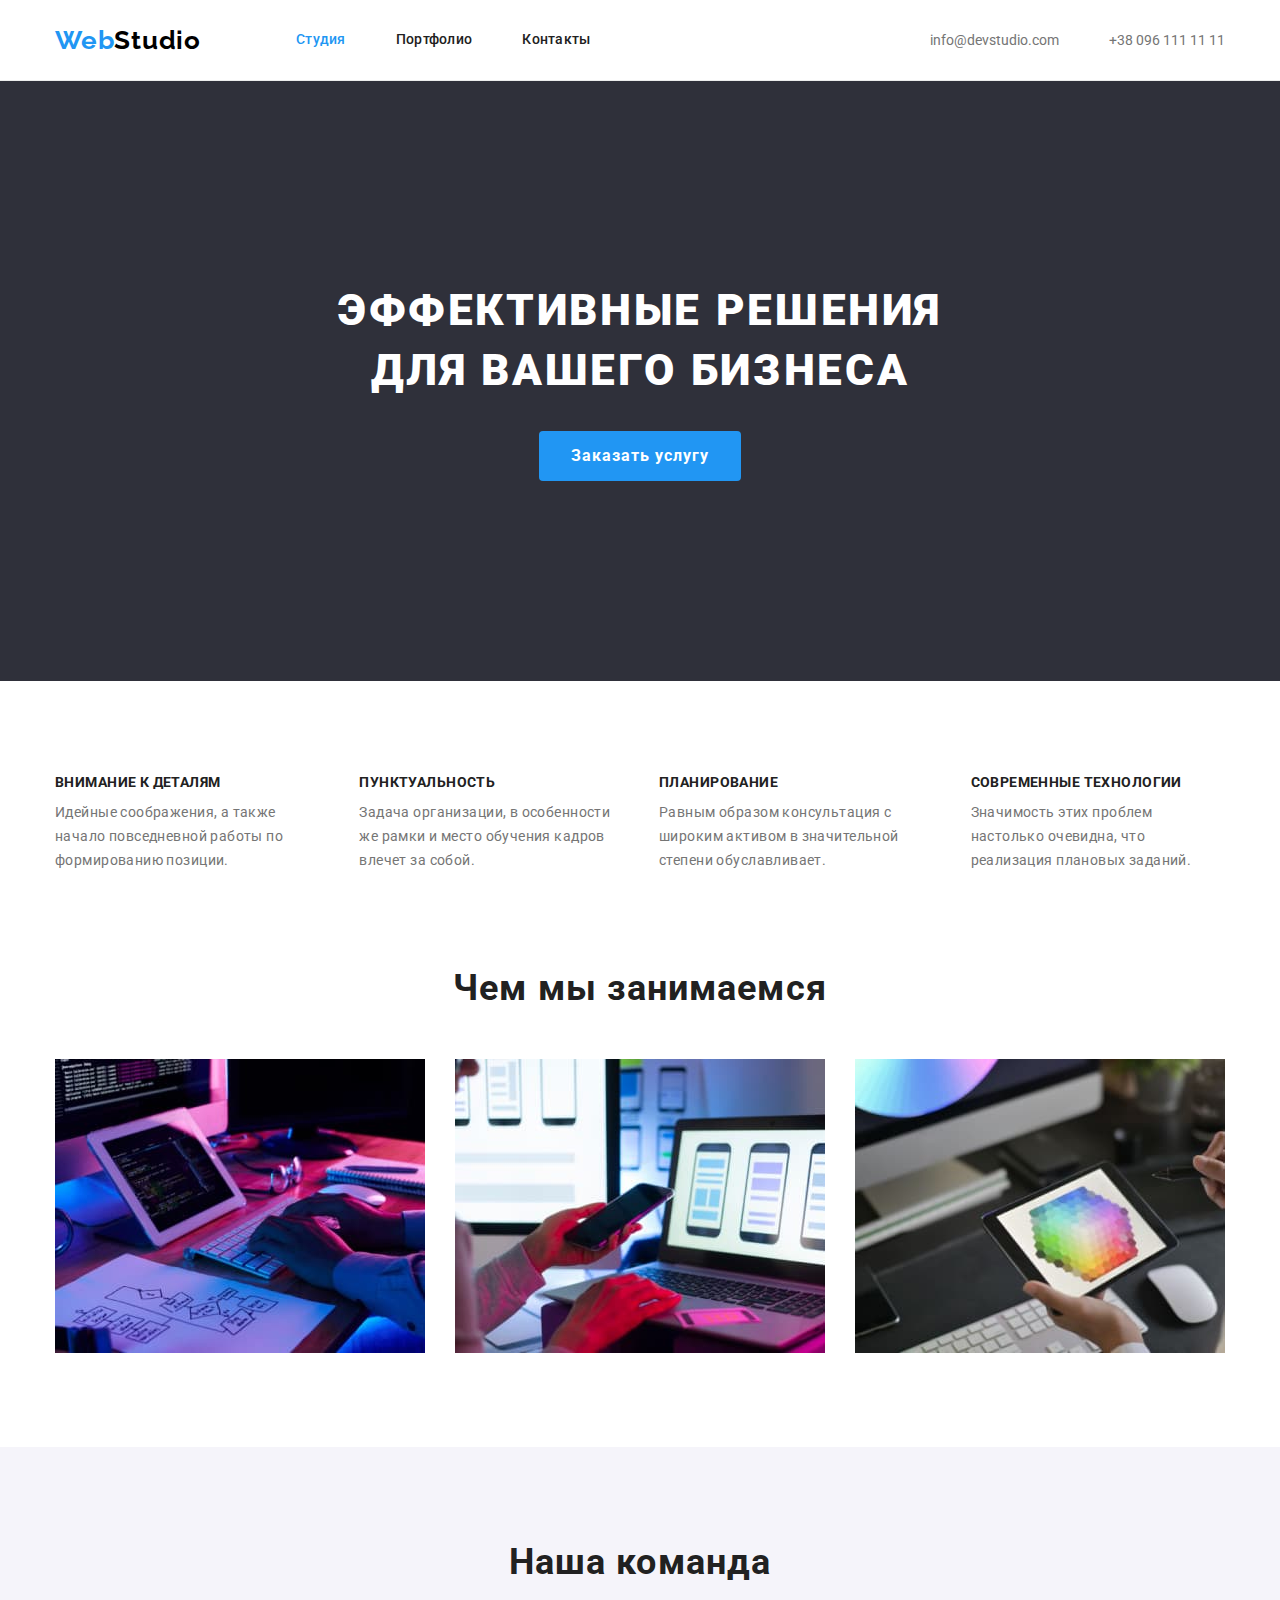
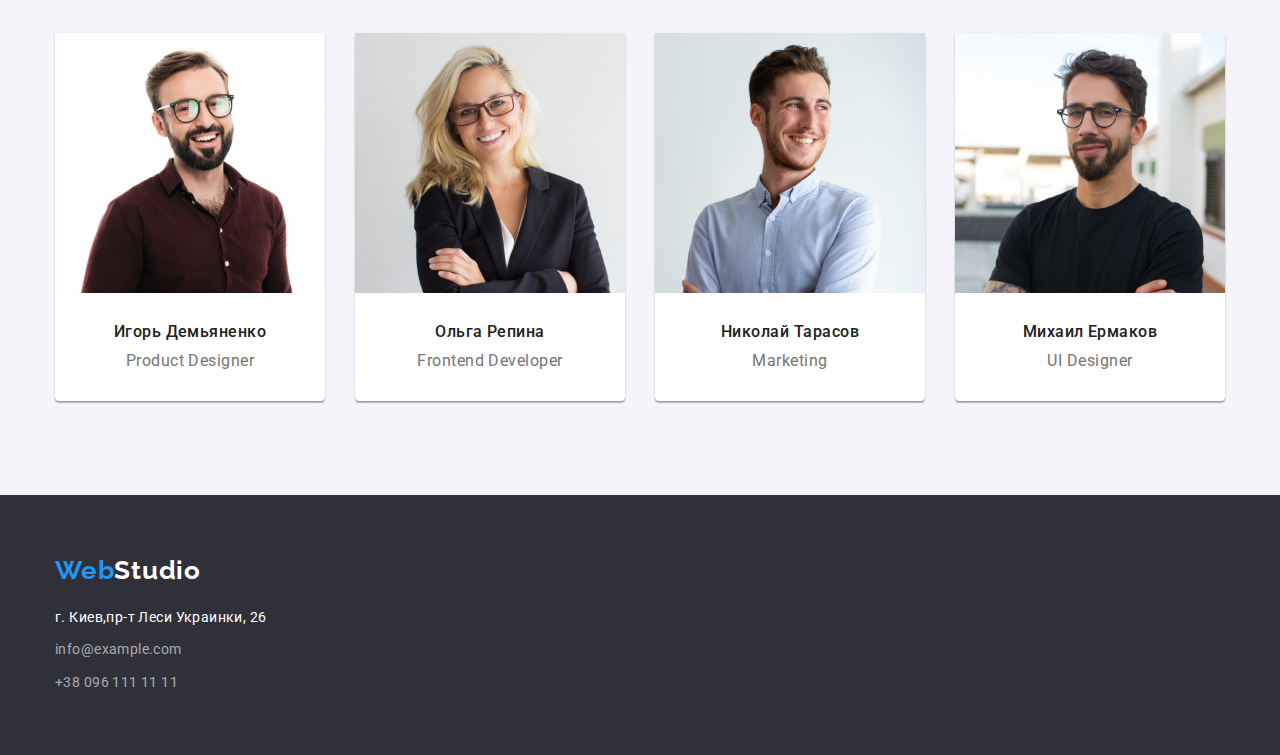
<file: index.html>
<!DOCTYPE html>
<html lang="ru">

<head>
    <meta charset="UTF-8">
    <meta http-equiv="X-UA-Compatible" content="IE=edge">
    <meta name="viewport" content="width=device-width>, initial-scale=1.0">    
    <link rel="preconnect" href="https://fonts.googleapis.com">
    <link rel="preconnect" href="https://fonts.gstatic.com" crossorigin>
    <link href="https://fonts.googleapis.com/css2?family=Raleway:wght@700&family=Roboto:wght@400;500;700;900&display=swap"
        rel="stylesheet">
<title>Web Studio</title>
<link rel="stylesheet" href="https://cdnjs.cloudflare.com/ajax/libs/modern-normalize/1.1.0/modern-normalize.css"
    integrity="sha512-Y0MM+V6ymRKN2zStTqzQ227DWhhp4Mzdo6gnlRnuaNCbc+YN/ZH0sBCLTM4M0oSy9c9VKiCvd4Jk44aCLrNS5Q=="
    crossorigin="anonymous" referrerpolicy="no-referrer" />
<link rel="stylesheet" href="./css/styles.css">
</head>

<body>
    <header class="header">
        <div class="container">
        <a lang="en" class="logo link" href="./index.html">
            Web<span class="web">Studio</span>
        </a>
        <nav class="header-nav">
            <ul class="header-list">
                <li class="header-item list"><a class="header-link link current" href="./index.html">Студия</a></li>
                <li class="header-item list"><a class="header-link link" href="./portfolio.html">Портфолио</a></li>
                <li class="header-item list"><a class="header-link link" href="">Контакты</a></li>
            </ul>
            </nav>
            <ul class="header-contact">
                <li class="contact-item list"><a class="contact-link link" href="mailto:info@devstudio.com">info@devstudio.com</a></li>
                <li class="contact-item list"><a class="contact-link link" href="tel:+380961111111">+38 096 111 11 11</a></li>

            </ul>
            </div>
        </header>
    <main>
        <!-- Section-1 -->
        <section class="hero">
            <div class="container">
                <h1 class="hero-title">Эффективные решения <br>для вашего бизнеса</h1>
            <button type="button" class="hero-button">Заказать услугу</button>
            </div>
        </section>
        <!--Section-2-->
        <section class="section">
            <div class="container">
            <h2 class="visually-hidden">Преимущества</h2>
            <ul class="benefits-list">
                <li class="benefits-item list">
                    <h3 class="benefits-title">Внимание к деталям</h3>
                    <p class="benefit-desc">Идейные соображения, а также начало повседневной работы по формированию позиции.</p>
                </li>
                <li class="benefits-item list">
                    <h3 class="benefits-title">Пунктуальность</h3>
                    <p class="benefit-desc">Задача организации, в особенности же рамки и место обучения кадров влечет за собой.</p>
                </li>
                <li class="benefits-item list">
                    <h3 class="benefits-title">Планирование</h3>
                    <p class="benefit-desc">Равным образом консультация с широким активом в значительной степени обуславливает.</p>
                </li>
                <li class="benefits-item list">
                    <h3 class="benefits-title">Современные технологии</h3>
                    <p class="benefit-desc">Значимость этих проблем настолько очевидна, что реализация плановых заданий.</p>
                </li>
            </ul>
            </div>
        </section>
        <!--Section-3-->
        <section class="work section">   
            <div class="container">
                <h2 class="work-title">Чем мы занимаемся</h2>
                 <ul class="work-list">
                    <li class="list">
                        <img src="./images/box1.jpg" alt="разработчик печатает на клавиатуре" width="370" height="294" />
                    </li>
                    <li class="list">
                        <img src="./images/box2.jpg" alt="разработчик выбирает дизайн для мобильного приложения" width="370"
                            height="294" />
                    </li>
                    <li class="list">
                        <img src="./images/box3.jpg" alt="дизайнер выбирает палитру цветов" width="370" height="294" />
                    </li>
                </ul>
            </div>
        </section>
        <!--Section-4-->
        <section class="team section">    
            <div class="container">
            <h2 class="team-title">Наша команда</h2>
            <ul class="team-list">
                <li class="team-item list">
                    <img src="./images/photo1.jpg" alt="Игорь Демьяненко" width="270" height="260" />
                    <div class="team-desk">
                    <h3 class="team-name">Игорь Демьяненко</h3>
                    <p lang="en" class="team-position">Product Designer</p>
                    </div>
                </li>
                <li class="team-item list">
                    <img src="./images/photo2.jpg" alt="Ольга Репина" width="270" height="260" />
                    <div class="team-desk">
                    <h3 class="team-name">Ольга Репина</h3>
                    <p lang="en" class="team-position">Frontend Developer</p>
                    </div>
                </li>
                <li class="team-item list">
                    <img src="./images/photo3.jpg" alt="Николай Тарасов" width="270" height="260" />
                    <div class="team-desk">
                    <h3 class="team-name">Николай Тарасов</h3>
                    <p lang="en" class="team-position">Marketing</p>
                    </div>
                </li>
                <li class="team-item list">
                    <img src="./images/photo4.jpg" alt="Михаил Ермаков" width="270" height="260" />
                    <div class="team-desk">
                    <h3 class="team-name">Михаил Ермаков</h3>
                    <p lang="en" class="team-position">UI Designer</p>
                    </div>
                </li>
            </ul>
            </div>
        </section>
    </main>
<footer class="footer">
    <div class="container">
    <a lang="en" class="logo link" href="./index.html">
        Web<span class="web">Studio</span>
    </a>
    <address class="footer-address">
        <ul class="footer-list">
            <li class="footer-item list"><a class="footer-link link address" href="https://goo.gl/maps/AvZAWfUmQxJZi9P5A"
                    target="_blank">г. Киев,пр-т Леси Украинки, 26</a></li>
            <li class="footer-item list"><a class="footer-link link" href="mailto:info@example.com">info@example.com</a></li>
            <li class="footer-item list"><a class="footer-link link" href="tel:+380961111111">+38 096 111 11 11</a></li>
        </ul>
    </address>
    </div>
</footer>
</body>

</html>
</file>
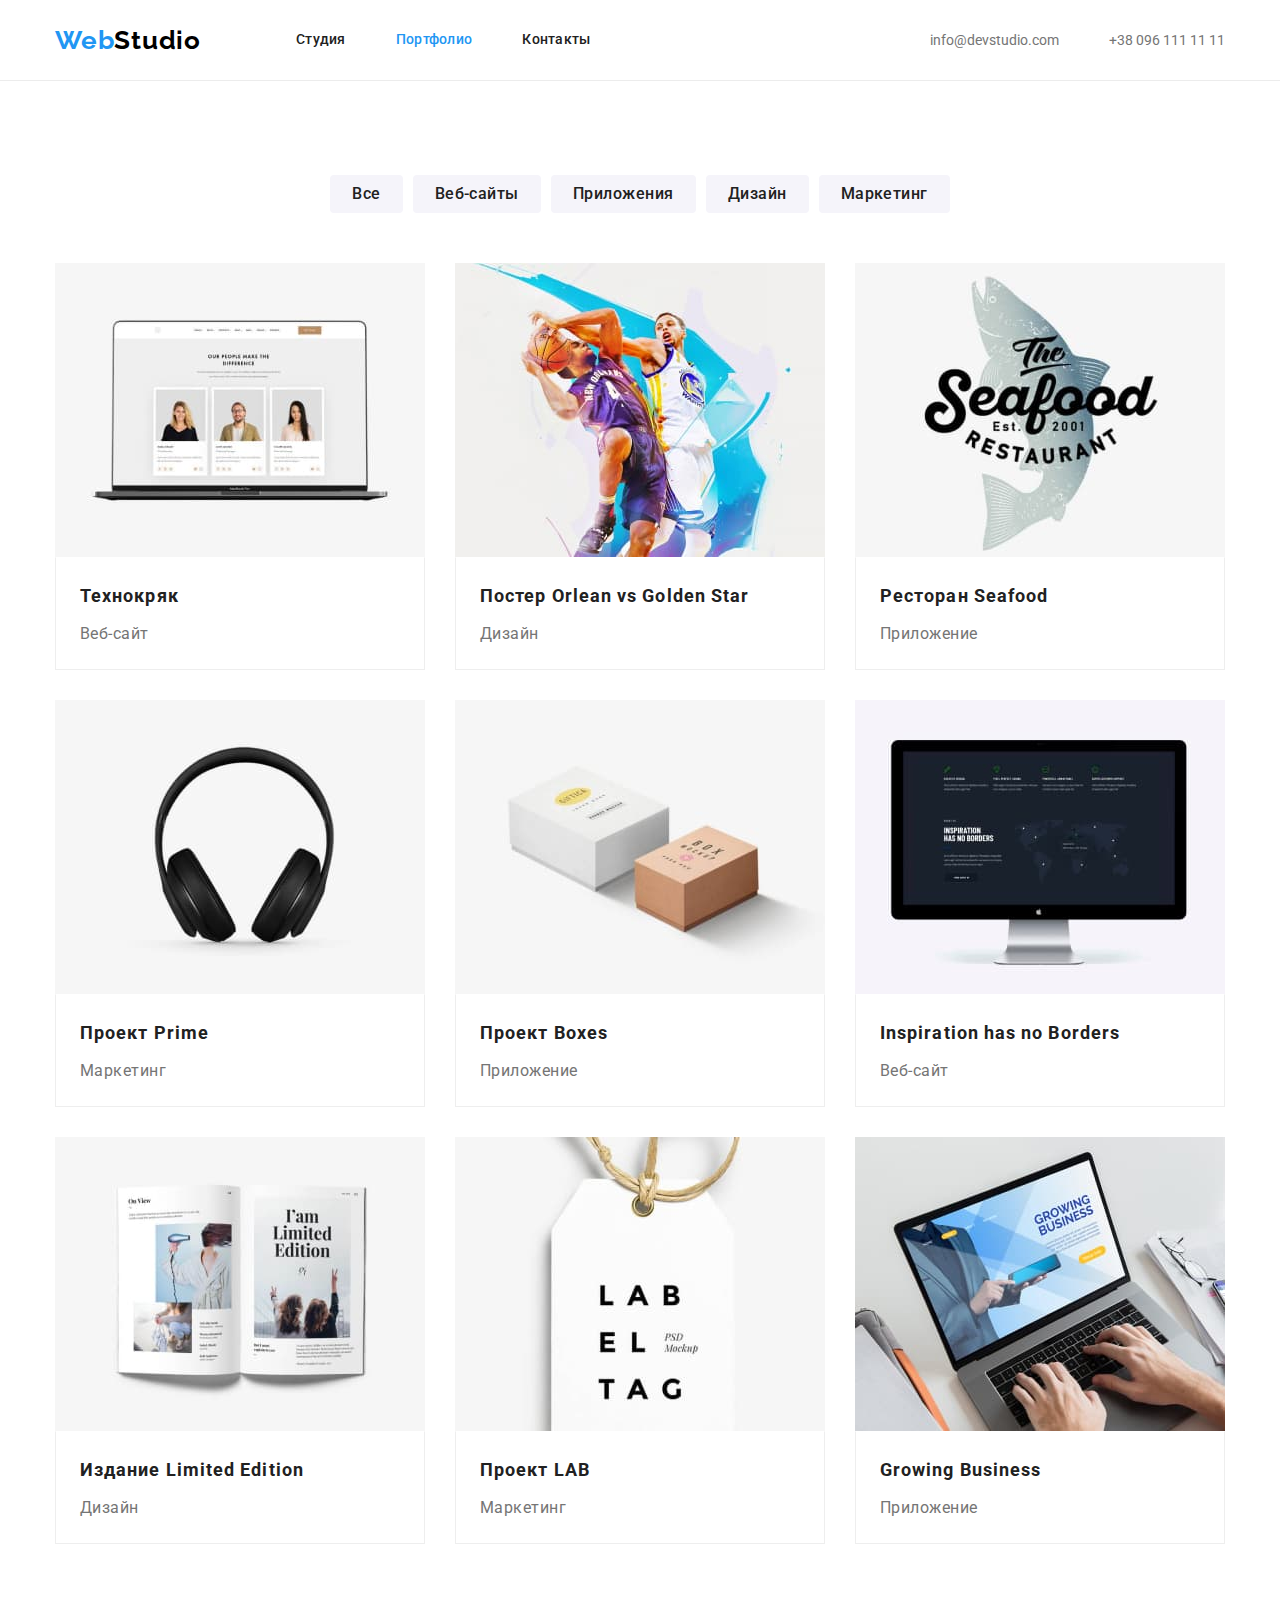
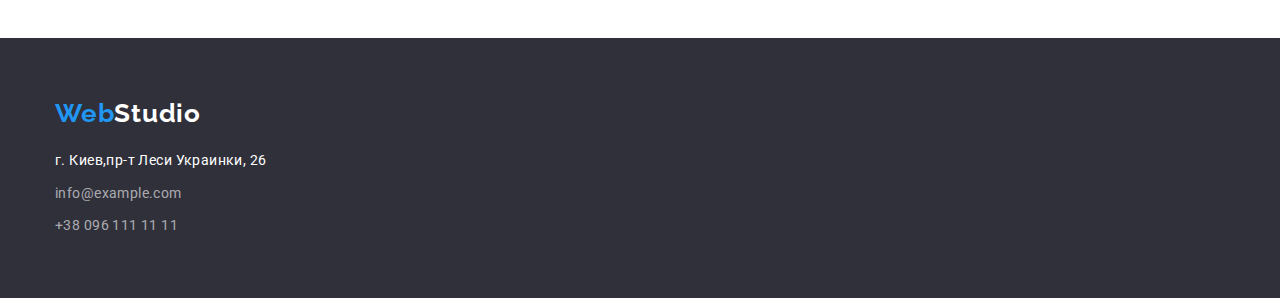
<file: portfolio.html>
<!DOCTYPE html>
<html lang="ru">

<head>
    <meta charset="UTF-8">
    <meta http-equiv="X-UA-Compatible" content="IE=edge">
    <meta name="viewport" content="width=device-width>, initial-scale=1.0">
    <link rel="preconnect" href="https://fonts.googleapis.com">
    <link rel="preconnect" href="https://fonts.gstatic.com" crossorigin>
    <link href="https://fonts.googleapis.com/css2?family=Raleway:wght@700&family=Roboto:wght@400;500;700;900&display=swap"
        rel="stylesheet">
    <title>Portfolio</title>
    <link rel="stylesheet" href="https://cdnjs.cloudflare.com/ajax/libs/modern-normalize/1.1.0/modern-normalize.css"
        integrity="sha512-Y0MM+V6ymRKN2zStTqzQ227DWhhp4Mzdo6gnlRnuaNCbc+YN/ZH0sBCLTM4M0oSy9c9VKiCvd4Jk44aCLrNS5Q=="
        crossorigin="anonymous" referrerpolicy="no-referrer" />
        <link rel="stylesheet" href="./css/styles.css">

</head>

<body>
<header class="header">
    <div class="container">
        <a lang="en" class="logo link" href="./index.html">
            Web<span class="web">Studio</span>
        </a>
        <nav class="header-nav">
            <ul class="header-list">
                <li class="header-item list"><a class="header-link link" href="./index.html">Студия</a></li>
                <li class="header-item list"><a class="header-link link current" href="./portfolio.html">Портфолио</a></li>
                <li class="header-item list"><a class="header-link link" href="">Контакты</a></li>
            </ul>
        </nav>
        <ul class="header-contact">
            <li class="contact-item list"><a class="contact-link link"
                    href="mailto:info@devstudio.com">info@devstudio.com</a></li>
            <li class="contact-item list"><a class="contact-link link" href="tel:+380961111111">+38 096 111 11 11</a>
            </li>

        </ul>
    </div>
</header>
    <main>
       <section class="section">     
        <div class="container">
           <h1 class="visually-hidden">Portfolio</h1>
           <ul class="filter">
                <li class="filter-list list"><button class="filter-button" type="button">Все</button></li>
                <li class="filter-list list"><button class="filter-button" type="button">Веб-сайты</button></li>
                <li class="filter-list list"><button class="filter-button" type="button">Приложения</button></li>
                <li class="filter-list list"><button class="filter-button" type="button">Дизайн</button></li>
                <li class="filter-list list"><button class="filter-button" type="button">Маркетинг</button></li>
           </ul> 
        
           <ul class="projects-list">
               <li class="projects-item list">
                   <a class="link" href="">
                       <img src="./images/laptop.jpg" alt="Веб-сайт" width="370">
                       <div class="photo-desk">
                       <h2 class="project-title">Технокряк</h2>
                       <p class="project-type">Веб-сайт</p>
                    </div>
                   </a>
               </li>
                <li class="projects-item list">
                    <a class="link" href="">
                        <img src="./images/basketball.jpg" alt="Постер New Orlean vs Golden Star" width="370">
                        <div class="photo-desk">
                        <h2 class="project-title">Постер <span lang="en">Orlean vs Golden Star</span></h2>
                        <p class="project-type">Дизайн</p>
                        </div>
                    </a>
                </li>   
                <li class="projects-item list">
                    <a class="link" href="">
                        <img src="./images/seafood.jpg" alt="Лого ресторана Seafood" width="370">
                        <div class="photo-desk">
                        <h2 class="project-title">Ресторан <span lang="en">Seafood</span></h2>
                        <p class="project-type">Приложение</p>
                        </div>
                    </a>
                </li>
                <li class="projects-item list">
                    <a class="link" href="">
                        <img src="./images/headphones.jpg" alt="Наушники" width="370">
                        <div class="photo-desk">
                        <h2 class="project-title">Проект <span lang="en">Prime</span></h2>
                        <p class="project-type">Маркетинг</p>
                        </div>
                    </a>
                </li>
                <li class="projects-item list">
                    <a class="link" href="">
                        <img src="./images/boxes.jpg" alt="Проект Boxes" width="370">
                        <div class="photo-desk">
                        <h2 class="project-title">Проект <span lang="en">Boxes</span></h2>
                        <p class="project-type">Приложение</p>
                        </div>
                    </a>
                </li>
                <li class="projects-item list">
                    <a class="link" href="">
                        <img src="./images/imac.jpg" alt="Веб-сайт Inspiration has no Borders" width="370">
                        <div class="photo-desk">
                        <h2 lang="en" class="project-title">Inspiration has no Borders</h2>
                        <p class="project-type">Веб-сайт</p>
                        </div>
                    </a>
                </li>
                <li class="projects-item list">
                    <a class="link" href="">
                        <img src="./images/limited.jpg" alt="Издание Limited Edition" width="370">
                        <div class="photo-desk">
                        <h2 class="project-title">Издание <span lang="en">Limited Edition</span></h2>
                        <p class="project-type">Дизайн</p>
                        </div>
                    </a>
                </li>
                <li class="projects-item list">
                    <a class="link" href="">
                        <img src="./images/lab.jpg" alt="Проект LAB" width="370">
                        <div class="photo-desk">
                        <h2 class="project-title">Проект LAB</h2>
                        <p class="project-type">Маркетинг</p>
                        </div>
                    </a>
                </li>
                <li class="projects-item list">
                    <a class="link" href="">
                        <img src="./images/business.jpg" alt="Growing Business" width="370">
                        <div class="photo-desk">
                        <h2 lang="en" class="project-title">Growing Business</h2>
                        <p class="project-type">Приложение</p>
                        </div>
                    </a>
                </li>
            </ul>
</div>
       </section>

    </main>
<footer class="footer">
    <div class="container">
        <a lang="en" class="logo link" href="./index.html">
            Web<span class="web">Studio</span>
        </a>
        <address class="footer-address">
            <ul class="footer-list">
                <li class="footer-item list"><a class="footer-link link address"
                        href="https://goo.gl/maps/AvZAWfUmQxJZi9P5A" target="_blank">г. Киев,пр-т Леси Украинки, 26</a>
                </li>
                <li class="footer-item list"><a class="footer-link link"
                        href="mailto:info@example.com">info@example.com</a></li>
                <li class="footer-item list"><a class="footer-link link" href="tel:+380961111111">+38 096 111 11 11</a>
                </li>
            </ul>
        </address>
    </div>
</footer>
</body>

</html>
</file>
<file: css/styles.css>
:root {
  --main-color: #ffffff;
  --footer-color: #2f303a;
  --background-color: #f5f4fa;
  --accent-color: #2196f3;
  --main-text-color: #757575;
  --bold-text-color: #212121;
  --logo-color: #000000;
  --footer-link-color: rgba(255, 255, 255, 0.6);
  --header-border-color: #ececec;
  --filter-border: #eeeeee;
}

body {
  font-family: 'Roboto', sans-serif;
  color: var(--main-text-color);
  background-color: var(--main-color);
  font-size: 14px;
}
ul,
h1,
h2,
h3,
h4,
h5,
h6,
p {
  padding: 0;
  margin: 0;
}
img {
  display: block;
  max-width: 100%;
  height: auto;
}
.visually-hidden {
  position: absolute;
  width: 1px;
  height: 1px;
  margin: -1px;
  padding: 0;
  overflow: hidden;
  border: 0;
  clip: rect(0 0 0 0);
}
.section {
  padding-top: 94px;
  padding-bottom: 94px;
}
.container {
  width: 1200px;
  padding-left: 15px;
  padding-right: 15px;

  margin-left: auto;
  margin-right: auto;
}
.list {
  list-style: none;
}
.link {
  text-decoration: none;
}

/*header*/
.header .container,
.header-contact,
.header-list {
  display: flex;
  align-items: center;
}
.header {
  border-bottom: var(--header-border-color) solid 1px;
}
.header-nav {
  margin-left: 95px;
}
.header-contact {
  margin-left: auto;
}

.header-item:not(:last-child),
.contact-item:not(:last-child) {
  margin-right: 50px;
}

.logo,
.logo:visited {
  font-family: 'Raleway', sans-serif;
  font-weight: 700;
  font-size: 26px;
  line-height: 1.19;
  letter-spacing: 0.03em;

  color: var(--accent-color);
}
.logo .web {
  color: var(--logo-color);
}

.header-link,
.header-link:visited {
  font-weight: 500;
  line-height: 1.14;
  letter-spacing: 0.02em;

  color: var(--bold-text-color);
  padding: 32px 0;
  display: block;
}
.contact-link,
.contact-link:visited {
  color: var(--main-text-color);
  padding: 32px 0;
  display: block;
}

.header-link:hover,
.header-link:focus,
.header-link.current,
.contact-link:hover,
.contact-link:focus {
  color: var(--accent-color);
}
/*main page*/
.work-title,
.team-title {
  font-weight: 700;
  font-size: 36px;
  line-height: 1.17;
  letter-spacing: 0.03em;

  color: var(--bold-text-color);
}
/*hero*/
.hero {
  background-color: var(--footer-color);
  text-align: center;
  padding: 200px 0;
}
.hero-title {
  font-weight: 900;
  font-size: 44px;
  line-height: 1.36;
  letter-spacing: 0.06em;
  text-transform: uppercase;

  color: var(--main-color);
}
.hero-button {
  font-weight: 700;
  font-size: 16px;
  line-height: 1.88;
  letter-spacing: 0.06em;

  color: var(--main-color);
  background: var(--accent-color);

  cursor: pointer;

  padding: 10px 32px;
  margin-top: 30px;
  border: none;
  border-radius: 4px;
}
/*benefits*/
.benefits-title {
  font-size: 14px;
  font-weight: 700;
  line-height: 1.14;
  letter-spacing: 0.03em;
  text-transform: uppercase;

  color: var(--bold-text-color);
}
.benefits-list {
  display: flex;
}
.benefits-item:not(:last-child),
.work-list .list:not(:last-child),
.team-item:not(:last-child) {
  margin-right: 30px;
}
.benefit-desc {
  line-height: 1.71;
  letter-spacing: 0.03em;
  margin-top: 10px;
}
/*work*/
.work {
  text-align: center;
  padding-top: 0;
}
.work-list,
.team-list {
  display: flex;
  margin-top: 50px;
}

/*team*/

.team-item {
  background-color: var(--main-color);
  box-shadow: 0px 1px 3px rgba(0, 0, 0, 0.12), 0px 1px 1px rgba(0, 0, 0, 0.14),
    0px 2px 1px rgba(0, 0, 0, 0.2);
  border-radius: 0px 0px 4px 4px;
}

.team {
  background-color: var(--background-color);
  text-align: center;
}
.team-name {
  font-weight: 500;

  color: var(--bold-text-color);
  margin-bottom: 10px;
}
.team-position,
.team-name {
  font-size: 16px;
  line-height: 1.18;
  letter-spacing: 0.03em;
}
.team-desk {
  padding: 30px 0;
}
/*portfolio page*/

.filter {
  display: flex;
  margin-bottom: 50px;
  justify-content: center;
}
.filter-list:not(:last-child) {
  margin-right: 10px;
}

.project-title {
  font-weight: 700;
  font-size: 18px;
  line-height: 2;
  letter-spacing: 0.06em;

  color: var(--bold-text-color);

  margin-bottom: 5px;
}
.project-type {
  color: var(--main-text-color);
  font-size: 16px;
  line-height: 1.87;
  letter-spacing: 0.03em;
}
.filter-button {
  font-family: 'Roboto';
  font-weight: 500;
  font-size: 16px;
  line-height: 1.62;
  text-align: center;
  letter-spacing: 0.03em;

  background-color: var(--background-color);
  color: var(--bold-text-color);
  border-radius: 4px;
  border: none;

  cursor: pointer;

  padding: 6px 22px;
}
.filter-button:hover,
.filter-button:focus {
  background-color: var(--accent-color);
  color: var(--main-color);
}
.projects-list {
  display: flex;
  flex-wrap: wrap;
}
.projects-item {
  width: calc((100% - 60px) / 3);
  margin-right: 30px;
  margin-bottom: 30px;
}
.projects-item:nth-child(3n) {
  margin-right: 0;
}
.projects-item:nth-last-child(-n + 3) {
  margin-bottom: 0;
}
.photo-desk {
  padding: 20px 24px;
  border-top: 1px solid transparent;
  border-bottom: 1px solid var(--filter-border);
  border-right: 1px solid var(--filter-border);
  border-left: 1px solid var(--filter-border);
}
/*footer*/
.footer {
  background-color: var(--footer-color);
  padding: 60px 0;
}

.footer-address {
  margin-top: 20px;
}
.footer-item:not(:last-child) {
  margin-bottom: 9px;
}
.footer-link {
  font-style: normal;
  line-height: 1.71;
  letter-spacing: 0.03em;
  color: var(--footer-link-color);
}
.footer-link.address,
.footer .web {
  color: var(--main-color);
}
.footer-link:hover,
.footer-link:focus {
  color: var(--accent-color);
}
</file>
